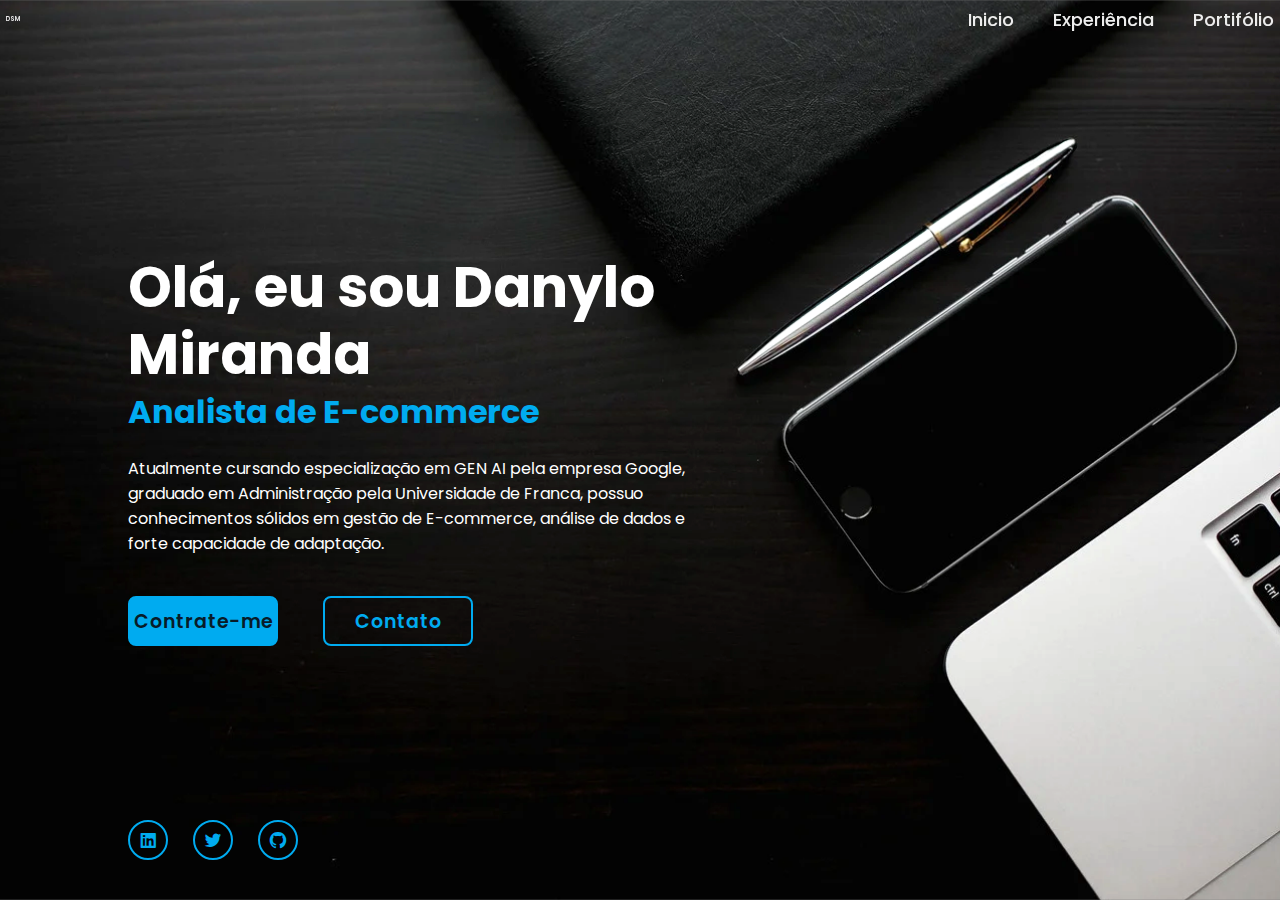
<file: pages/index.html>
<!DOCTYPE html>
<html lang="en">

<head>
    <meta charset="UTF-8">
    <meta http-equiv="X-UA-Compatible" content="IE=edge">
    <meta name="viewport" content="width=device-width, initial-scale=1.0">
    <title>Portifólio</title>
    <link rel="stylesheet" href="../style/style.css">
    <link href='https://unpkg.com/boxicons@2.1.4/css/boxicons.min.css' rel='stylesheet'>
</head>

<body>

    <header class="header">
        <a href="index.html" class="logo">DSM</a>
        <nav class="navbar">
            <a href="index.html">Inicio</a>
            <a href="experiencia.html">Experiência</a>
            <a href="https://github.com/danylo-miranda">Portifólio</a>
        </nav>
    </header>
    <section class="home">
        <div class="home-content">
            <h1>Olá, eu sou Danylo Miranda</h1>
            <h3>Analista de E-commerce</h3>
            <p>Atualmente cursando especialização em GEN AI pela empresa Google, graduado em Administração pela Universidade de Franca, possuo conhecimentos sólidos em gestão de E-commerce, análise de dados e forte capacidade de adaptação.</p>
            <div class="btn-box">
                <a href="https://danylo-bucket.s3.amazonaws.com/carreira/cv-danylo-06-2024.pdf">Contrate-me</a>
                <a href="https://api.whatsapp.com/send/?phone=5516998590133&text&type=phone_number&app_absent=0">Contato</a>            
            </div>
        </div>
        <div class="home-sci">
            <a href="https://www.linkedin.com/in/adm-danylo-miranda/"><i class='bx bxl-linkedin-square'></i></a>
            <a href="https://twitter.com/MirandaDanylo"><i class='bx bxl-twitter'></i></a>
            <a href="https://github.com/danylo-miranda"><i class='bx bxl-github'></i></i></a>
        </div>
        <span class="home-imgHover"></span>
    </section>
</body>
</html>
</file>
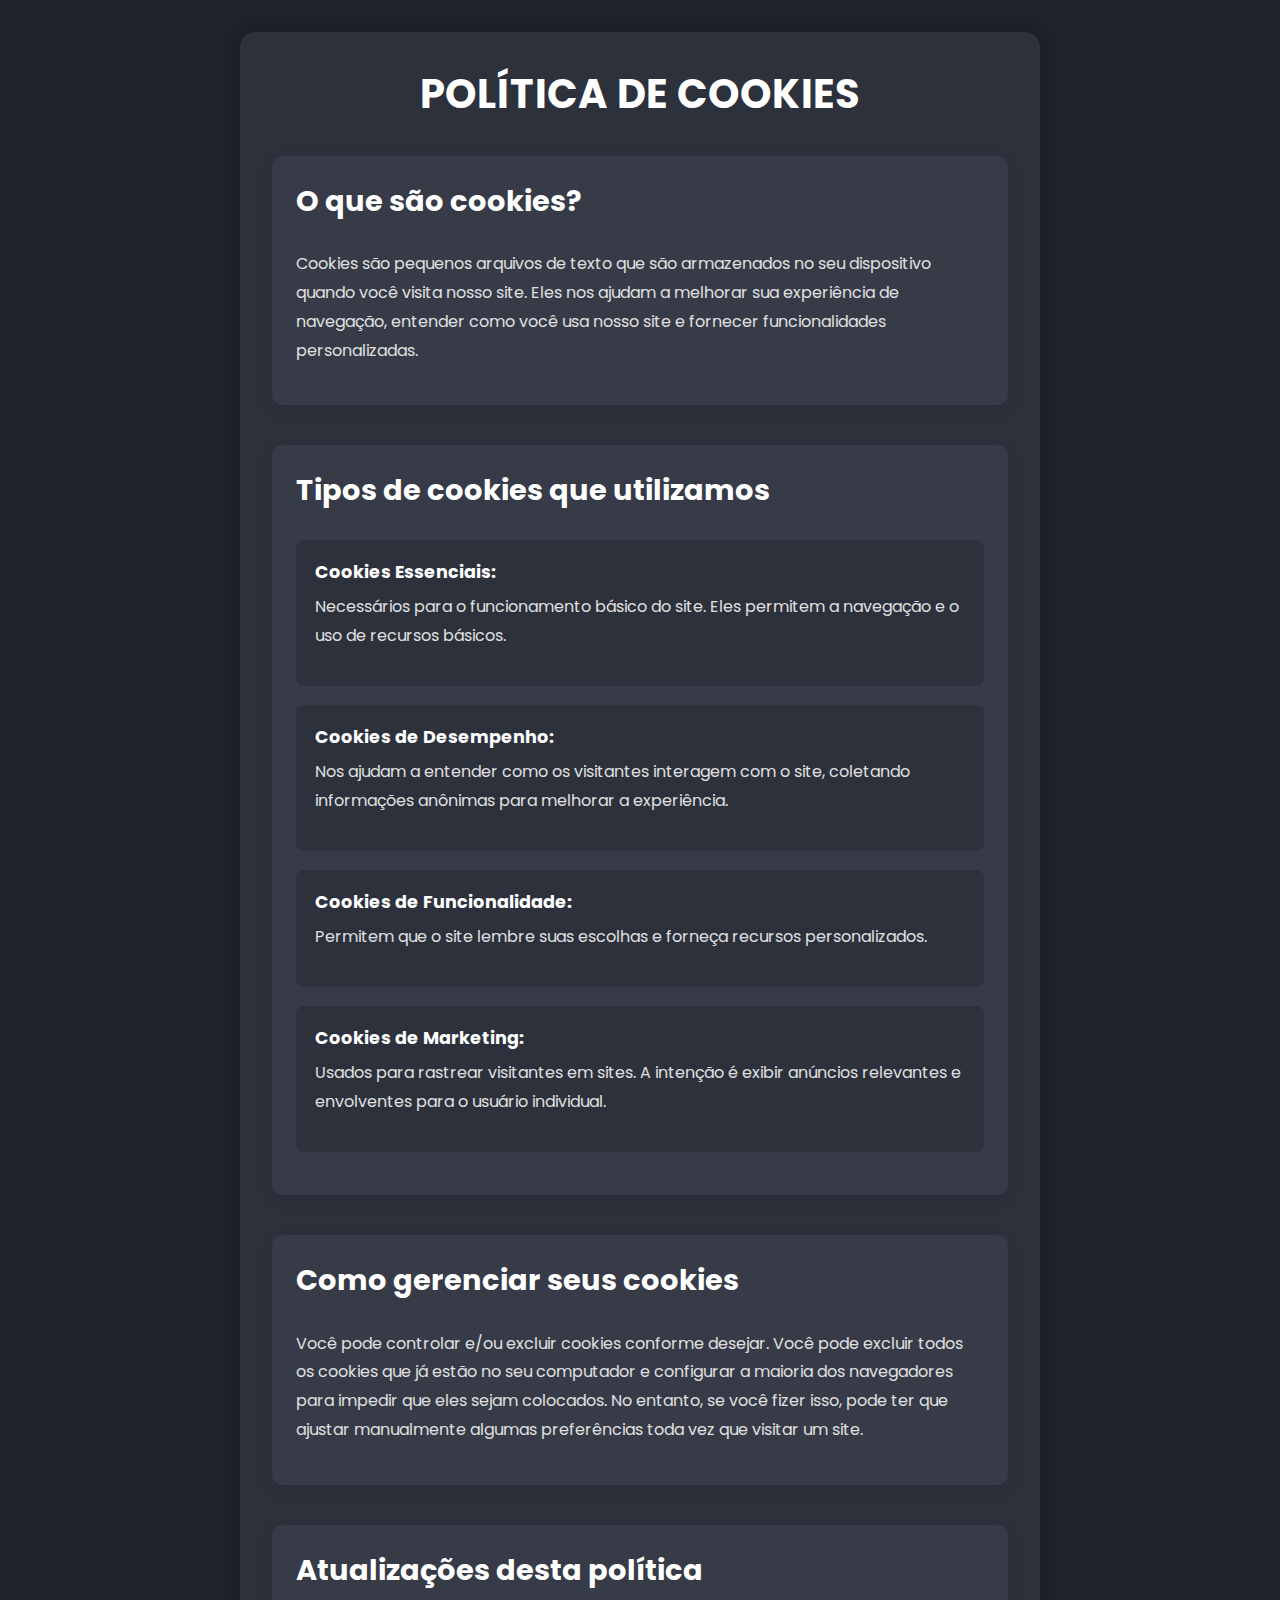
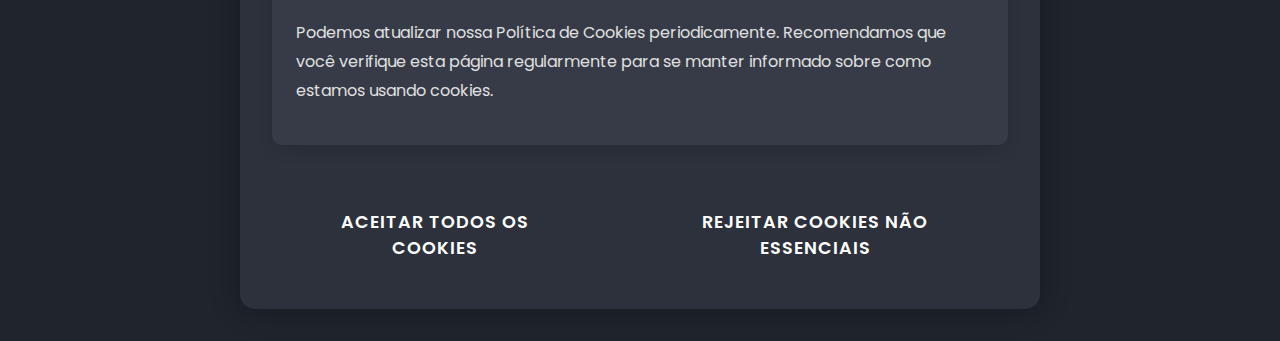
<file: cookies.html>
<!DOCTYPE html>
<html lang="pt-BR">
<head>
    <meta charset="UTF-8">
    <meta name="viewport" content="width=device-width, initial-scale=1.0">
    <meta name="description" content="Política de Cookies - Danylo Miranda">
    <title>Política de Cookies | Danylo Miranda</title>
    <link rel="stylesheet" href="style.css">
    <style>
        body {
            background: #1f242d;
            color: #fff;
            min-height: 100vh;
            display: flex;
            align-items: center;
            justify-content: center;
            padding: 2rem;
        }

        .cookies-container {
            max-width: 800px;
            width: 100%;
            margin: 0 auto;
            padding: 2rem;
            background: #2c313c;
            border-radius: 15px;
            box-shadow: 0 0 30px rgba(0, 0, 0, 0.3);
        }

        .cookies-title {
            color: var(--main-color);
            font-size: 2.5rem;
            margin-bottom: 2rem;
            text-align: center;
            text-transform: uppercase;
            letter-spacing: 1px;
        }

        .cookies-section {
            margin-bottom: 2.5rem;
            background: #363b47;
            padding: 1.5rem;
            border-radius: 10px;
            box-shadow: 0 5px 15px rgba(0, 0, 0, 0.1);
        }

        .cookies-section h2 {
            color: var(--main-color);
            font-size: 1.8rem;
            margin-bottom: 1.2rem;
            position: relative;
            padding-bottom: 0.5rem;
        }

        .cookies-section h2::after {
            content: '';
            position: absolute;
            left: 0;
            bottom: 0;
            width: 50px;
            height: 3px;
            background: var(--main-color);
            border-radius: 2px;
        }

        .cookies-section p {
            line-height: 1.8;
            margin-bottom: 1rem;
            color: #e0e0e0;
        }

        .cookies-list {
            list-style: none;
            padding: 0;
        }

        .cookies-list li {
            margin-bottom: 1.2rem;
            padding: 1.2rem;
            background: #2c313c;
            border-radius: 8px;
            border-left: 4px solid var(--main-color);
            transition: transform 0.3s ease;
        }

        .cookies-list li:hover {
            transform: translateX(5px);
        }

        .cookies-list li strong {
            color: var(--main-color);
            font-size: 1.1rem;
            display: block;
            margin-bottom: 0.5rem;
        }

        .cookies-actions {
            display: flex;
            gap: 1.5rem;
            justify-content: center;
            margin-top: 3rem;
        }

        .cookies-btn {
            padding: 1rem 2rem;
            border: none;
            border-radius: 8px;
            cursor: pointer;
            font-weight: 600;
            font-size: 1.1rem;
            transition: all 0.3s ease;
            text-transform: uppercase;
            letter-spacing: 1px;
        }

        .cookies-btn.primary {
            background: var(--main-color);
            color: #fff;
        }

        .cookies-btn.secondary {
            background: transparent;
            border: 2px solid var(--main-color);
            color: var(--main-color);
        }

        .cookies-btn:hover {
            transform: translateY(-3px);
            box-shadow: 0 5px 20px rgba(0, 0, 0, 0.2);
        }

        .cookies-btn.primary:hover {
            background: #0ef;
            color: #1f242d;
        }

        .cookies-btn.secondary:hover {
            background: var(--main-color);
            color: #1f242d;
        }

        @media (max-width: 768px) {
            body {
                padding: 1rem;
            }

            .cookies-container {
                padding: 1.5rem;
            }

            .cookies-title {
                font-size: 2rem;
            }

            .cookies-section {
                padding: 1.2rem;
            }

            .cookies-actions {
                flex-direction: column;
                gap: 1rem;
            }

            .cookies-btn {
                width: 100%;
            }
        }
    </style>
</head>
<body>
    <div class="cookies-container">
        <h1 class="cookies-title">Política de Cookies</h1>
        
        <div class="cookies-section">
            <h2>O que são cookies?</h2>
            <p>Cookies são pequenos arquivos de texto que são armazenados no seu dispositivo quando você visita nosso site. Eles nos ajudam a melhorar sua experiência de navegação, entender como você usa nosso site e fornecer funcionalidades personalizadas.</p>
        </div>

        <div class="cookies-section">
            <h2>Tipos de cookies que utilizamos</h2>
            <ul class="cookies-list">
                <li>
                    <strong>Cookies Essenciais:</strong>
                    <p>Necessários para o funcionamento básico do site. Eles permitem a navegação e o uso de recursos básicos.</p>
                </li>
                <li>
                    <strong>Cookies de Desempenho:</strong>
                    <p>Nos ajudam a entender como os visitantes interagem com o site, coletando informações anônimas para melhorar a experiência.</p>
                </li>
                <li>
                    <strong>Cookies de Funcionalidade:</strong>
                    <p>Permitem que o site lembre suas escolhas e forneça recursos personalizados.</p>
                </li>
                <li>
                    <strong>Cookies de Marketing:</strong>
                    <p>Usados para rastrear visitantes em sites. A intenção é exibir anúncios relevantes e envolventes para o usuário individual.</p>
                </li>
            </ul>
        </div>

        <div class="cookies-section">
            <h2>Como gerenciar seus cookies</h2>
            <p>Você pode controlar e/ou excluir cookies conforme desejar. Você pode excluir todos os cookies que já estão no seu computador e configurar a maioria dos navegadores para impedir que eles sejam colocados. No entanto, se você fizer isso, pode ter que ajustar manualmente algumas preferências toda vez que visitar um site.</p>
        </div>

        <div class="cookies-section">
            <h2>Atualizações desta política</h2>
            <p>Podemos atualizar nossa Política de Cookies periodicamente. Recomendamos que você verifique esta página regularmente para se manter informado sobre como estamos usando cookies.</p>
        </div>

        <div class="cookies-actions">
            <button class="cookies-btn primary" onclick="acceptCookies()">Aceitar Todos os Cookies</button>
            <button class="cookies-btn secondary" onclick="rejectCookies()">Rejeitar Cookies Não Essenciais</button>
        </div>
    </div>

    <script>
        function acceptCookies() {
            localStorage.setItem('cookiesAccepted', 'all');
            window.location.href = 'index.html';
        }

        function rejectCookies() {
            localStorage.setItem('cookiesAccepted', 'essential');
            window.location.href = 'index.html';
        }

        // Verifica se o usuário já fez uma escolha
        document.addEventListener('DOMContentLoaded', function() {
            const cookiesAccepted = localStorage.getItem('cookiesAccepted');
            if (cookiesAccepted) {
                window.location.href = 'index.html';
            }
        });
    </script>
</body>
</html>
</file>
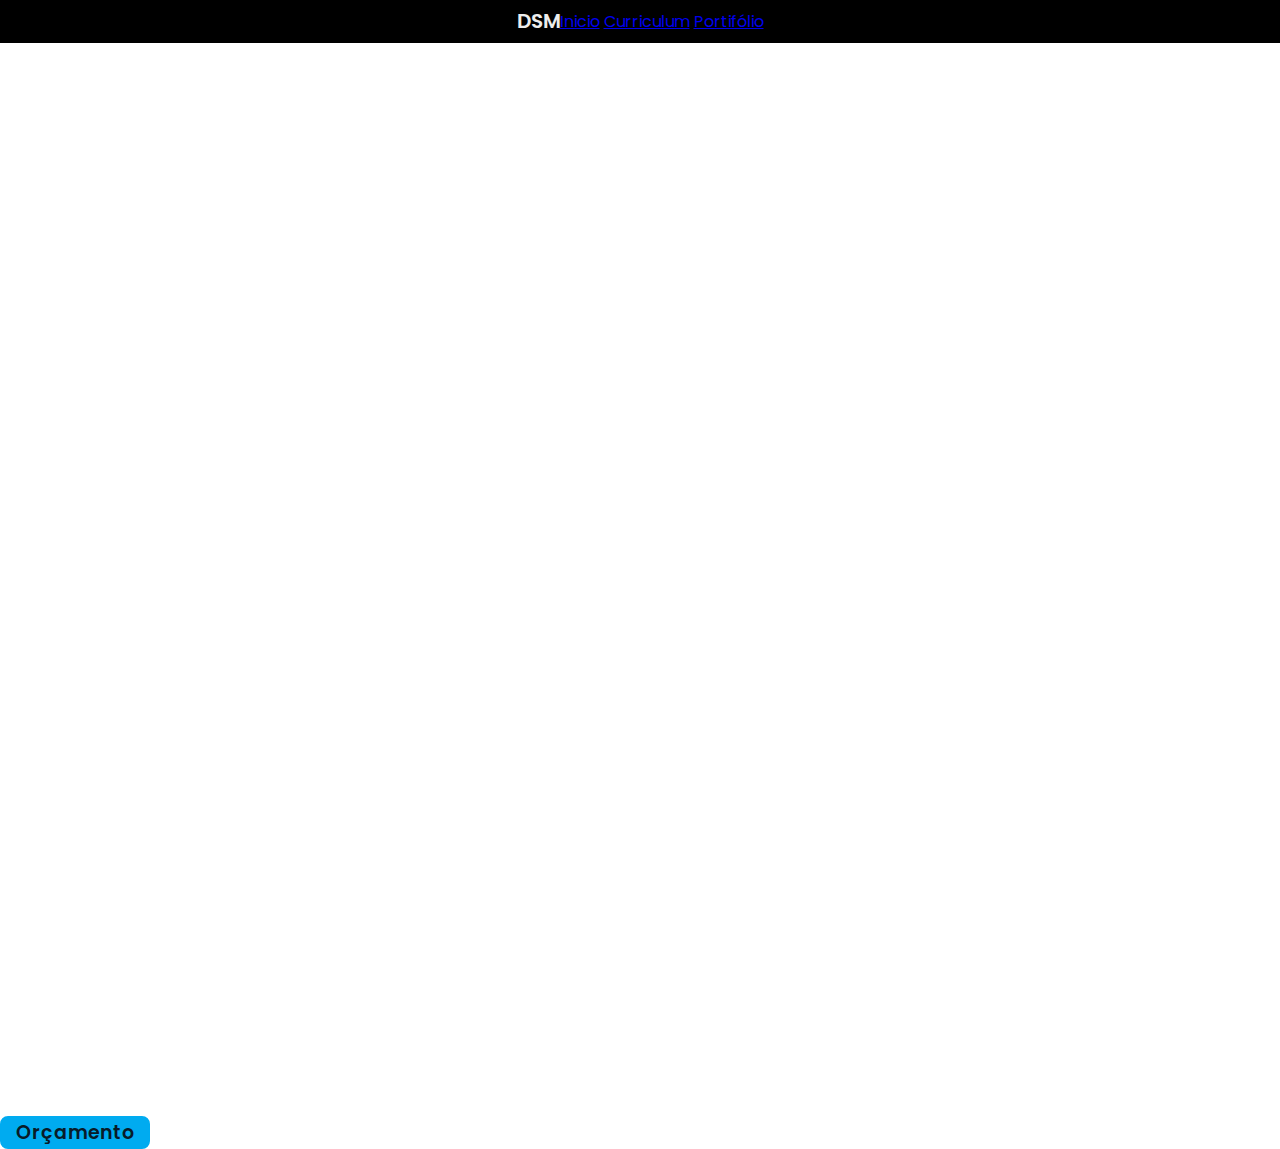
<file: servicos.html>
<!DOCTYPE html>
<html lang="en">

<head>
    <meta charset="UTF-8">
    <meta http-equiv="X-UA-Compatible" content="IE=edge">
    <meta name="viewport" content="width=device-width, initial-scale=1.0">
    <title>Portifólio</title>
    <link rel="stylesheet" href="style.css">
    <link href='https://unpkg.com/boxicons@2.1.4/css/boxicons.min.css' rel='stylesheet'>
</head>

<body>
    <header class="header">
        <a href="index.html" class="logo">DSM</a>
        <nav class="navbar">
            <a href="index.html">Inicio</a>
            <a href="https://drive.google.com/file/d/1uEPcXXpCScpAhqJ7bjlaOsMeb57YmbCb/view?usp=drive_link">Curriculum</a>
            <a href="https://github.com/danylo-miranda">Portifólio</a>
        </nav>
    </header>
    
    <section class="home-servicos">
        <div class="video-container">
          <div class="video-item">
            <a>SEO</a> <iframe width="560" height="315" src="https://www.youtube.com/embed/UkTNB4eKyQ0?si=Jrz6fdwejBRnY3b3" title="YouTube video player" frameborder="0" allow="accelerometer; autoplay; clipboard-write; encrypted-media; gyroscope; picture-in-picture; web-share" referrerpolicy="strict-origin-when-cross-origin" allowfullscreen></iframe>
            <div class="grid-item">
                <p>Integração & SETUP</p>
                <p>Preço: R$1500,00</p>
              </div>
        </div>
        <div class="video-container">
            <div class="video-item">
              <a>Cadastro de Produtos</a> <iframe width="560" height="315" src="https://www.youtube.com/embed/UkTNB4eKyQ0?si=Jrz6fdwejBRnY3b3" title="YouTube video player" frameborder="0" allow="accelerometer; autoplay; clipboard-write; encrypted-media; gyroscope; picture-in-picture; web-share" referrerpolicy="strict-origin-when-cross-origin" allowfullscreen></iframe>
              <div class="grid-item">
                <p>Cadastro de produtos</p>
                <p>Preço: R$15,00</p>
              </div>
        </div>
        <div class="video-container">
            <div class="video-item">
              <a>Criação de Conteúdo</a> <iframe width="560" height="315" src="https://www.youtube.com/embed/UkTNB4eKyQ0?si=Jrz6fdwejBRnY3b3" title="YouTube video player" frameborder="0" allow="accelerometer; autoplay; clipboard-write; encrypted-media; gyroscope; picture-in-picture; web-share" referrerpolicy="strict-origin-when-cross-origin" allowfullscreen></iframe>
              <div class="grid-item">
                <p>Banners Responsivos</p>
                <p>Preço: R$45,00</p>
              </div>
        </div>
        </div>
        <div class="btn-box">
            <a href="https://api.whatsapp.com/send/?phone=5516998590133&text&type=phone_number&app_absent=0">Orçamento</a>
        </div>
    </section>
</body>
</html>
</file>
<file: style/style.css>
@import url('https://fonts.googleapis.com/css2?family=Poppins:wght@300;400;500;600;700;800;900&display=swap');


* {
    margin: 0;
    padding: 0;
    box-sizing: border-box;
    font-family: 'Poppins', sans-serif;
}

body {
    color: #ffffff;
}

.header {
    position: fixed;
    top: 0;
    left: 0;
    width: 100%;
    padding: 0.5%;
    background: transparent;
    display: flex;
    justify-content: space-between;
    align-items: center;
    z-index: 100;
}

.logo {
    position: relative;
    font-size: 10%;
    color: #ededed;
    text-decoration: none;
    font-weight: 600;
}


.navbar a {
    font-size: 18px;
    color: #ededed;
    text-decoration: none;
    font-weight: 500;
    margin-left: 35px;
    transition: 2s;
}

.navbar a:hover,
.navbar a.active {
    color: #00abf0;
}

.home {
    height: 100vh;
    background: url('../images/background.svg') no-repeat;
    background-size: cover;
    background-position: center;
    display: flex;
    align-items: center;
    padding: 0 10%;
}

.home-content {
    max-width: 600px;
}

.home-content h1 {
    position: relative;
    font-size: 56px;
    font-weight: 700;
    line-height: 1.2;
}

.home-content h3 {
    position: relative;
    font-size: 32px;
    font-weight: 700;
    color: #00abf0;
}


.home-content p {
    position: relative;
    font-size: 16px;
    margin: 20px 0 40px;
}

.home-sci {
    position: absolute;
    bottom: 40px;
    width: 170px;
    display: flex;
    justify-content: space-between;
}

.home-sci a {
    position: relative;
    display: inline-flex;
    justify-content: center;
    align-items: center;
    width: 40px;
    height: 40px;
    background: transparent;
    border: 2px solid #00abf0;
    border-radius: 50%;
    font-size: 20px;
    color: #00abf0;
    text-decoration: none;
    z-index: 1;
    overflow: hidden;
    transition: .5s;
}

.home-sci a:hover {
    color: #ffffff;
}

.home-sci a::before {
    content: '';
    position: absolute;
    top: 0;
    left: 0;
    width: 0;
    height: 100%;
    background: #00abf0;
    z-index: -1;
    transition: .5s;
}

.home-sci a:hover::before {
    width: 100%;
}

.home-content .btn-box {
    position: relative;
    display: flex;
    justify-content: space-between;
    width: 345px;
    height: 50px;
}

.home-content .btn-box::before {
    content: '';
    position: absolute;
    top: 0;
    right: 0;
    width: 100%;
    height: 100%;
    animation: showRight 1s ease forwards;
    animation-delay: .1.9s;
    z-index: 2;
}

.btn-box a {
    position: relative;
    display: inline-flex;
    justify-content: center;
    align-items: center;
    width: 150px;
    height: 100%;
    background: #00abf0;
    border: 2px solid #00abf0;
    border-radius: 8px;
    font-size: 19px;
    color: #081b29;
    text-decoration: none;
    font-weight: 600;
    letter-spacing: 1px;
    z-index: 1;
    overflow: hidden;
    transition: .5s;
}

.btn-box a:hover {
    color: #00abf0;
}

.btn-box a:nth-child(2) {
    background: transparent;
    color: #00abf0;
}

.btn-box a:nth-child(2):hover {
    color: #081b29;
}

.btn-box a:nth-child(2)::before {
    background: #00abf0;
}

.btn-box a::before {
    content: '';
    position: absolute;
    top: 0;
    left: 0;
    width: 0;
    height: 100%;
    background: #081b29;
    z-index: -1;
    transition: .5s;
}
 
.btn-box a:hover::before {
    width: 100%;
}

@keyframes showRight {
    100% {
        width: 0;
    }
}

@keyframes maniApctiveHover {
    100% {
        pointer-events: auto;
    }
}
</file>
<file: style.css>
@import url('https://fonts.googleapis.com/css2?family=Poppins:wght@300;400;500;600;700;800;900&display=swap');


* {
    margin: 0;
    padding: 0;
    box-sizing: border-box;
    font-family: 'Poppins', sans-serif;
}

body {
    color: #ffffff;
}

.header {
    position: fixed;
    top: 0;
    right: 0;
    width: 100%;
    padding: 0.5%;
    background: black;
    display: flex;
    justify-content: center;
    align-items: center;
    z-index: 100;
}

.logo {
    position: relative;
    font-size: 20px;
    color: #ededed;
    text-decoration: none;
    font-weight: 600;
}

.menu-btn {
    display: none;
    font-size: 2rem;
    color: #ededed;
    cursor: pointer;
    z-index: 101;
}

.nav-links {
    display: flex;
    gap: 2rem;
}

.nav-links a {
    font-size: 18px;
    color: #ededed;
    text-decoration: none;
    font-weight: 500;
    transition: 0.3s;
}

.nav-links a:hover,
.nav-links a.active {
    color: #00abf0;
}

.home {
    height: 100vh;
    background-color: #000000;
    background-size: cover;
    background-position: center;
    display: flex;
    align-items: center;
    padding: 0 10%;
}

.home-content {
    max-width: 600px;
    position: relative;
    bottom: 1%;
    left: 28%;
    transform: translateX(-50%);
    /* Adicione a margem responsiva para telas pequenas */
    padding: 0 15px; /* Para garantir que o conteúdo não fique colado nas bordas em dispositivos móveis */
}

.home-content h1 {
    position: relative;
    font-size: 56px;
    font-weight: 700;
    line-height: 1.2;
}

.home-content h3 {
    position: relative;
    font-size: 32px;
    font-weight: 700;
    color: #00abf0;
}

.home-content p {
    position: relative;
    font-size: 16px;
    margin: 20px 0 40px;
}

/* Media Queries para responsividade */
@media (max-width: 1024px) {
    .home-content {
        max-width: 90%; /* Reduz a largura para 90% em telas menores */
        left: 50%; /* Centraliza horizontalmente */
        transform: translateX(-50%);
    }

    .home-content h1 {
        font-size: 48px; /* Reduz o tamanho da fonte para telas menores */
    }

    .home-content h3 {
        font-size: 28px; /* Reduz o tamanho da fonte para telas menores */
    }

    .home-content p {
        font-size: 14px; /* Diminui o tamanho do texto em telas pequenas */
    }
}

@media (max-width: 768px) {
    .home-content {
        max-width: 90%; /* Aumenta a largura para 90% em telas ainda menores */
        left: 50%;
        transform: translateX(-50%);
        padding: 0 10px; /* Adiciona um pouco mais de espaçamento nas laterais */
    }

    .home-content h1 {
        font-size: 36px; /* Reduz ainda mais o tamanho da fonte */
    }

    .home-content h3 {
        font-size: 24px;
    }

    .home-content p {
        font-size: 12px; /* Reduz o tamanho do texto */
        margin: 15px 0 30px;
    }
}

.home-sci {
    position: absolute;
    bottom: 3%;
    left: 14%;
    width: auto; /* Remova a largura fixa para que os ícones se ajustem dinamicamente */
    display: flex;
    justify-content: center; /* Centraliza o grupo de ícones */
    gap: 10px; /* Define o espaço entre os ícones */
}


.home-sci a {
    position: relative;
    display: inline-flex;
    justify-content: center;
    align-items: center;
    width: 40px;
    height: 40px;
    background: transparent;
    border: 2px solid #00abf0;
    border-radius: 50%;
    font-size: 20px;
    color: #00abf0;
    text-decoration: none;
    z-index: 1;
    overflow: hidden;
    transition: .5s;
}

.home-sci a:hover {
    color: #ffffff;
}

.home-sci a::before {
    content: '';
    position: absolute;
    top: 0;
    left: 0;
    width: 0;
    height: 100%;
    background: #00abf0;
    z-index: -1;
    transition: .5s;
}

.home-sci a:hover::before {
    width: 100%;
}

@media (max-width: 768px) {
    .home-sci {
        gap: 10px; /* Reduz o espaço em telas menores */
    }
}

.home-content .btn-box {
    position: relative;
    display: flex;
    justify-content: space-between;
    width: 345px;
    height: 50px;
}

.home-content .btn-box::before {
    content: '';
    position: absolute;
    top: 0;
    right: 0;
    width: 100%;
    height: 100%;
    animation: showRight 1s ease forwards;
    animation-delay: .1.9s;
    z-index: 2;
}

.btn-box a {
    position: relative;
    display: inline-flex;
    justify-content: center;
    align-items: center;
    width: 150px;
    height: 100%;
    background: #00abf0;
    border: 2px solid #00abf0;
    border-radius: 8px;
    font-size: 19px;
    color: #081b29;
    text-decoration: none;
    font-weight: 600;
    letter-spacing: 1px;
    z-index: 1;
    overflow: hidden;
    transition: .5s;
}

.btn-box a:hover {
    color: #00abf0;
}

.btn-box a:nth-child(2) {
    background: transparent;
    color: #00abf0;
}

.btn-box a:nth-child(2):hover {
    color: #081b29;
}

.btn-box a:nth-child(2)::before {
    background: #00abf0;
}

.btn-box a::before {
    content: '';
    position: absolute;
    top: 0;
    left: 0;
    width: 0;
    height: 100%;
    background: #081b29;
    z-index: -1;
    transition: .5s;
}
 
.btn-box a:hover::before {
    width: 100%;
}

@media (max-width: 480px) {
    .btn-box a {
        width: 120px; /* Reduz a largura do botão */
        font-size: 14px; /* Ajusta o tamanho do texto */
    }
}


@keyframes showRight {
    100% {
        width: 0;
    }
}

@keyframes maniApctiveHover {
    100% {
        pointer-events: auto;
    }
}

.sobre {
    background-color: #000000;
    text-align: right;
    padding: 50px;
    color: #ffffff;
}

.sections {
    background-color: #000000;
    text-align: center;
    padding: 50px;
    color: #ffffff;
}

.imagem-container {
    display: grid;
    grid-template-columns: repeat(3, 1fr); /* Três colunas iguais */
    gap: 20px; /* Espaço entre as imagens */
    margin-top: 20px;
    padding: 0 10px; /* Adiciona padding lateral para evitar imagens coladas na borda */
}

/* Ajustes adicionais para evitar quebra */
img {
    max-width: 100%; /* Garante que as imagens nunca ultrapassem o container */
    height: auto; /* Mantém a proporção */
}

.imagem-container img {
    width: 100%; /* As imagens ocupam 100% do espaço da coluna */
    height: auto; /* Mantém a proporção das imagens */
    border-radius: 8px; /* Opcional: cantos arredondados */
}

.sobre-mim-container {
    display: flex;
    align-items: center; /* Centraliza verticalmente */
    gap: 20px; /* Espaçamento entre a imagem e o texto */
    margin-top: 20px;
}

.zoom-foto {
    width: 550px; /* Ajuste o tamanho da imagem */
    height: auto; /* Mantém a proporção */
    border-radius: 50%; /* Deixa a imagem redonda */
    box-shadow: 0 4px 6px rgba(0, 0, 0, 0.2); /* Adiciona sombra para destacar */
    transition: transform 0.3s ease, box-shadow 0.3s ease;
}

.zoom-foto:hover {
    transform: scale(1.1); /* Aumenta 10% */
    box-shadow: 0 8px 16px rgba(0, 0, 0, 0.3); /* Adiciona sombra */
}

.perfil-descricao {
    font-size: 16px;
    line-height: 1.5;
    color: #ffffff; /* Cor do texto */
    text-align: justify; /* Justifica o texto */
}

/* Ajuste para dispositivos móveis */
@media (max-width: 768px) {
    .sobre-mim-container {
        flex-direction: column; /* Empilha imagem e texto */
        text-align: center; /* Centraliza texto para dispositivos móveis */
    }
}


/* Ajustes para dispositivos móveis */
@media (max-width: 768px) {
    .imagem-container {
        grid-template-columns: repeat(2, 1fr); /* Duas colunas em tablets */
    }
}

@media (max-width: 480px) {
    .imagem-container {
        grid-template-columns: 1fr; /* Uma coluna em dispositivos muito pequenos */
    }
}

.footer {
    background-color: #000000;
    color: #ffffff;
    padding: 40px 10%;
    text-align: center;
}

.footer-container {
    display: flex;
    flex-wrap: wrap;
    justify-content: space-between;
    gap: 20px;
}

.footer-about,
.footer-links,
.footer-social {
    flex: 1 1 300px; /* Ajusta o layout para ser responsivo */
}

.footer-about p,
.footer-links ul,
.footer-links li {
    margin: 10px 0;
}

.footer-links ul {
    list-style: none;
    padding: 0;
}

.footer-links a {
    color: #ffffff;
    text-decoration: none;
}

.footer-links a:hover {
    color: #00abf0;
}

.footer-social .footer-sci a {
    margin: 0 10px;
    color: #00abf0;
    font-size: 24px;
    transition: color 0.3s ease;
}

.footer-social .footer-sci a:hover {
    color: #ffffff;
}

.footer-bottom {
    margin-top: 20px;
    font-size: 14px;
    border-top: 1px solid #333333;
    padding-top: 10px;
}

@media (max-width: 768px) {
    .footer-container {
        flex-direction: column;
        align-items: center;
    }

    .footer-about,
    .footer-links,
    .footer-social {
        text-align: center;
    }
}

.formulario {
    justify-items: flex-start;
    gap: 20px;
    margin-top: 10%;
    margin-bottom: 5%;
    margin-left: 5%;
    color: #ffffff;
    background-color: #000000;
}

/* Estilos para a seção de recomendações */
.recomendacoes-container {
    display: grid;
    grid-template-columns: repeat(auto-fit, minmax(300px, 1fr));
    gap: 2rem;
    padding: 2rem;
    max-width: 1200px;
    margin: 0 auto;
}

.recomendacao-card {
    background: rgba(255, 255, 255, 0.05);
    border-radius: 15px;
    padding: 2rem;
    transition: all 0.3s ease;
    border: 1px solid rgba(255, 255, 255, 0.1);
    box-shadow: 0 4px 6px rgba(0, 0, 0, 0.1);
}

.recomendacao-card:hover {
    transform: translateY(-5px);
    box-shadow: 0 8px 15px rgba(0, 0, 0, 0.2);
    border-color: #00abf0;
}

.recomendacao-content {
    position: relative;
    margin-bottom: 1.5rem;
}

.recomendacao-content i {
    position: absolute;
    top: -10px;
    left: -10px;
    font-size: 2rem;
    color: #00abf0;
    opacity: 0.5;
}

.recomendacao-content p {
    font-size: 1rem;
    line-height: 1.6;
    color: #ffffff;
    margin-top: 1rem;
}

.recomendacao-autor {
    display: flex;
    align-items: center;
    gap: 1rem;
    margin-top: 1.5rem;
    padding-top: 1rem;
    border-top: 1px solid rgba(255, 255, 255, 0.1);
}

.recomendacao-autor img {
    width: 60px;
    height: 60px;
    border-radius: 50%;
    object-fit: cover;
    border: 2px solid #00abf0;
    transition: transform 0.3s ease;
}

.recomendacao-autor img:hover {
    transform: scale(1.1);
}

.autor-info h4 {
    margin-bottom: 0.5rem;
}

.autor-info h4 a {
    color: #ffffff;
    text-decoration: none;
    font-size: 1.1rem;
    transition: color 0.3s ease;
}

.autor-info h4 a:hover {
    color: #00abf0;
}

.autor-info p {
    color: #00abf0;
    font-size: 0.9rem;
    opacity: 0.8;
}

@media (max-width: 768px) {
    .recomendacoes-container {
        grid-template-columns: 1fr;
        padding: 1rem;
    }

    .recomendacao-card {
        padding: 1.5rem;
    }

    .recomendacao-content p {
        font-size: 0.95rem;
    }

    .recomendacao-autor img {
        width: 50px;
        height: 50px;
    }
}

@media (max-width: 768px) {
    .menu-btn {
        display: block;
        position: absolute;
        right: 2rem;
    }

    .nav-links {
        position: fixed;
        top: 0;
        right: -100%;
        width: 80%;
        height: 100vh;
        background: rgba(0, 0, 0, 0.95);
        flex-direction: column;
        justify-content: center;
        align-items: center;
        transition: 0.3s ease-in-out;
        padding: 2rem;
    }

    .nav-links.active {
        right: 0;
    }

    .menu-btn.active i {
        transform: rotate(90deg);
    }

    .home-content {
        max-width: 100%;
        left: 0;
        transform: none;
        padding: 0 2rem;
        text-align: center;
    }

    .home-content h1 {
        font-size: 2.5rem;
    }

    .home-content h3 {
        font-size: 1.5rem;
    }

    .home-sci {
        left: 50%;
        transform: translateX(-50%);
    }

    .sections {
        padding: 4rem 2rem;
    }

    .sobre-mim-container {
        flex-direction: column;
        text-align: center;
    }

    .sobre-mim-container img {
        width: 80%;
        max-width: 300px;
        margin-bottom: 2rem;
    }

    .imagem-container {
        grid-template-columns: 1fr;
        gap: 2rem;
    }

    .imagem-item {
        width: 100%;
    }

    .imagem-item img {
        width: 100%;
        height: auto;
    }

    .recomendacoes-container {
        grid-template-columns: 1fr;
        padding: 1rem;
    }

    .footer-container {
        flex-direction: column;
        text-align: center;
        gap: 2rem;
    }

    .footer-links ul {
        flex-direction: column;
        gap: 1rem;
    }
}

@media (max-width: 480px) {
    .home-content h1 {
        font-size: 2rem;
    }

    .home-content h3 {
        font-size: 1.2rem;
    }

    .home-content p {
        font-size: 0.9rem;
    }

    .btn-box {
        width: 100%;
        justify-content: center;
    }

    .btn-box a {
        width: 80%;
    }

    .sections h2 {
        font-size: 1.8rem;
    }

    .recomendacao-card {
        padding: 1.5rem;
    }

    .recomendacao-content p {
        font-size: 0.9rem;
    }
}
</file>
